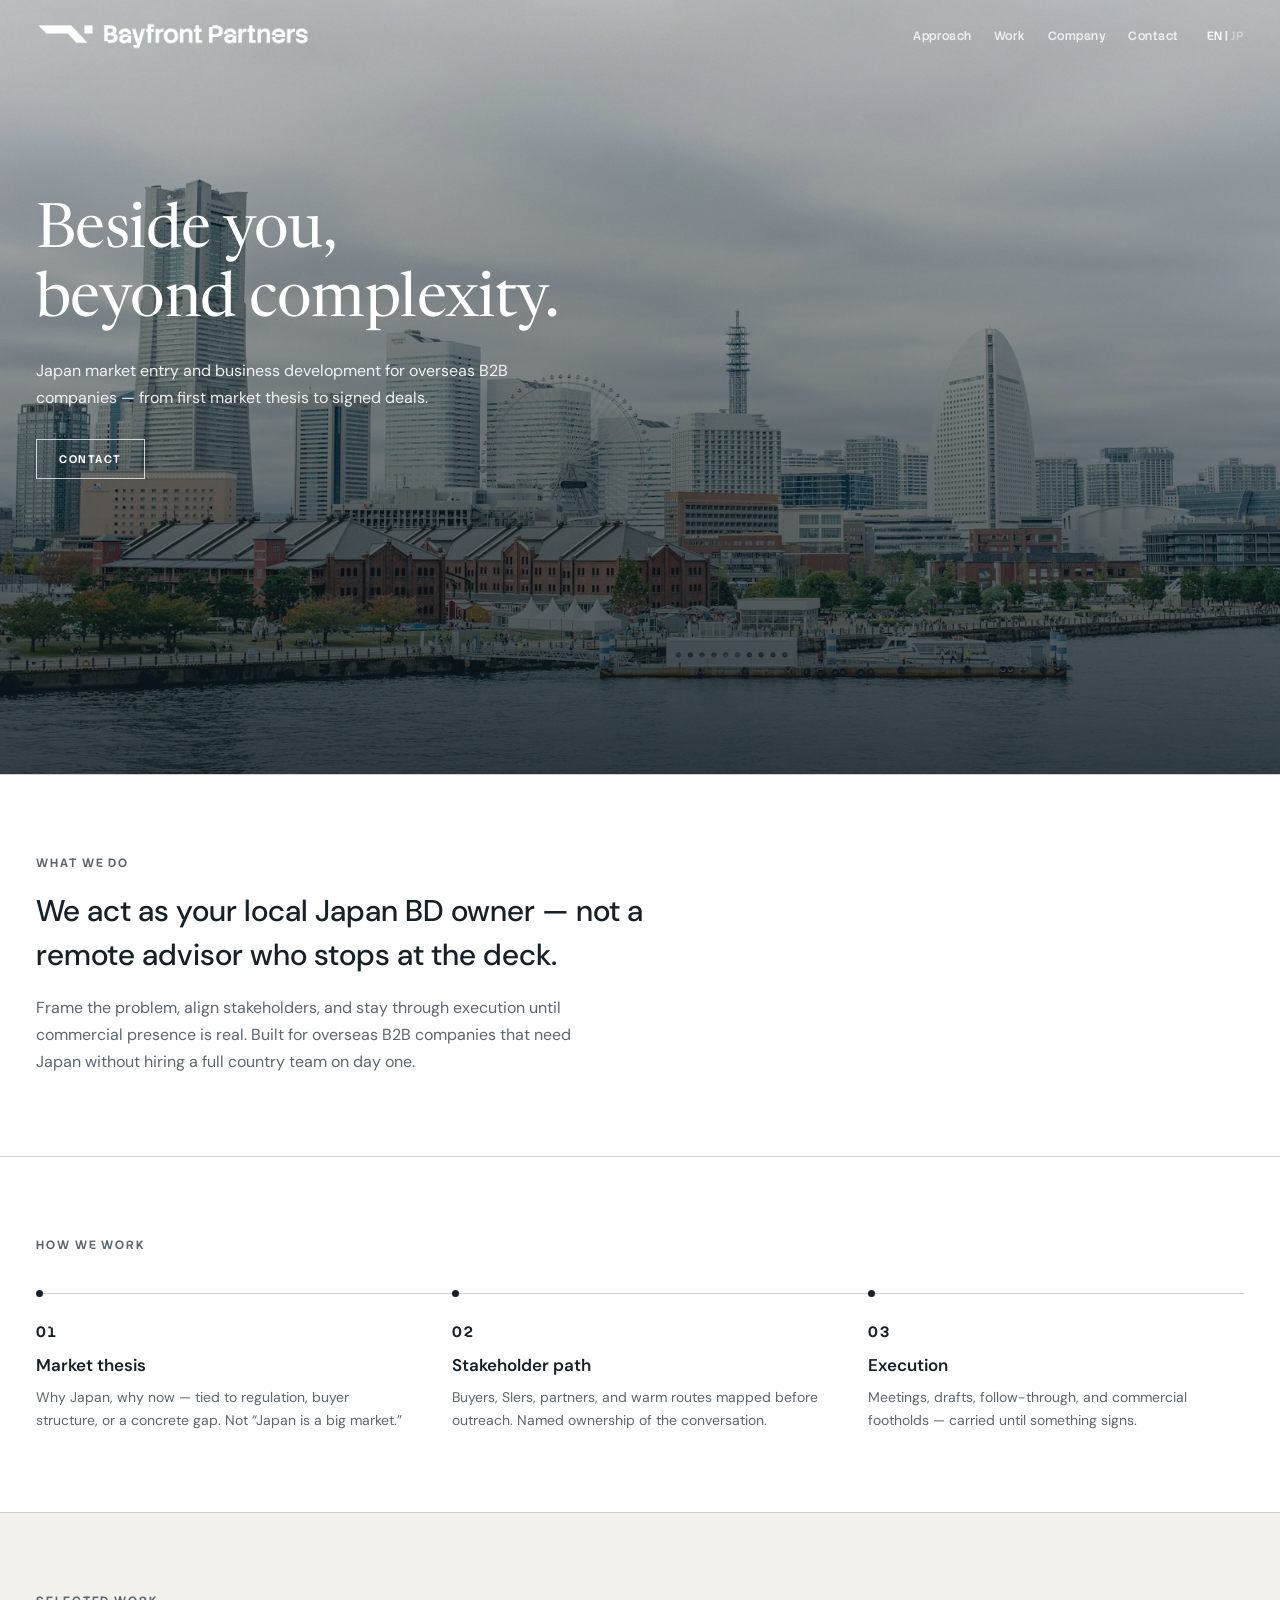
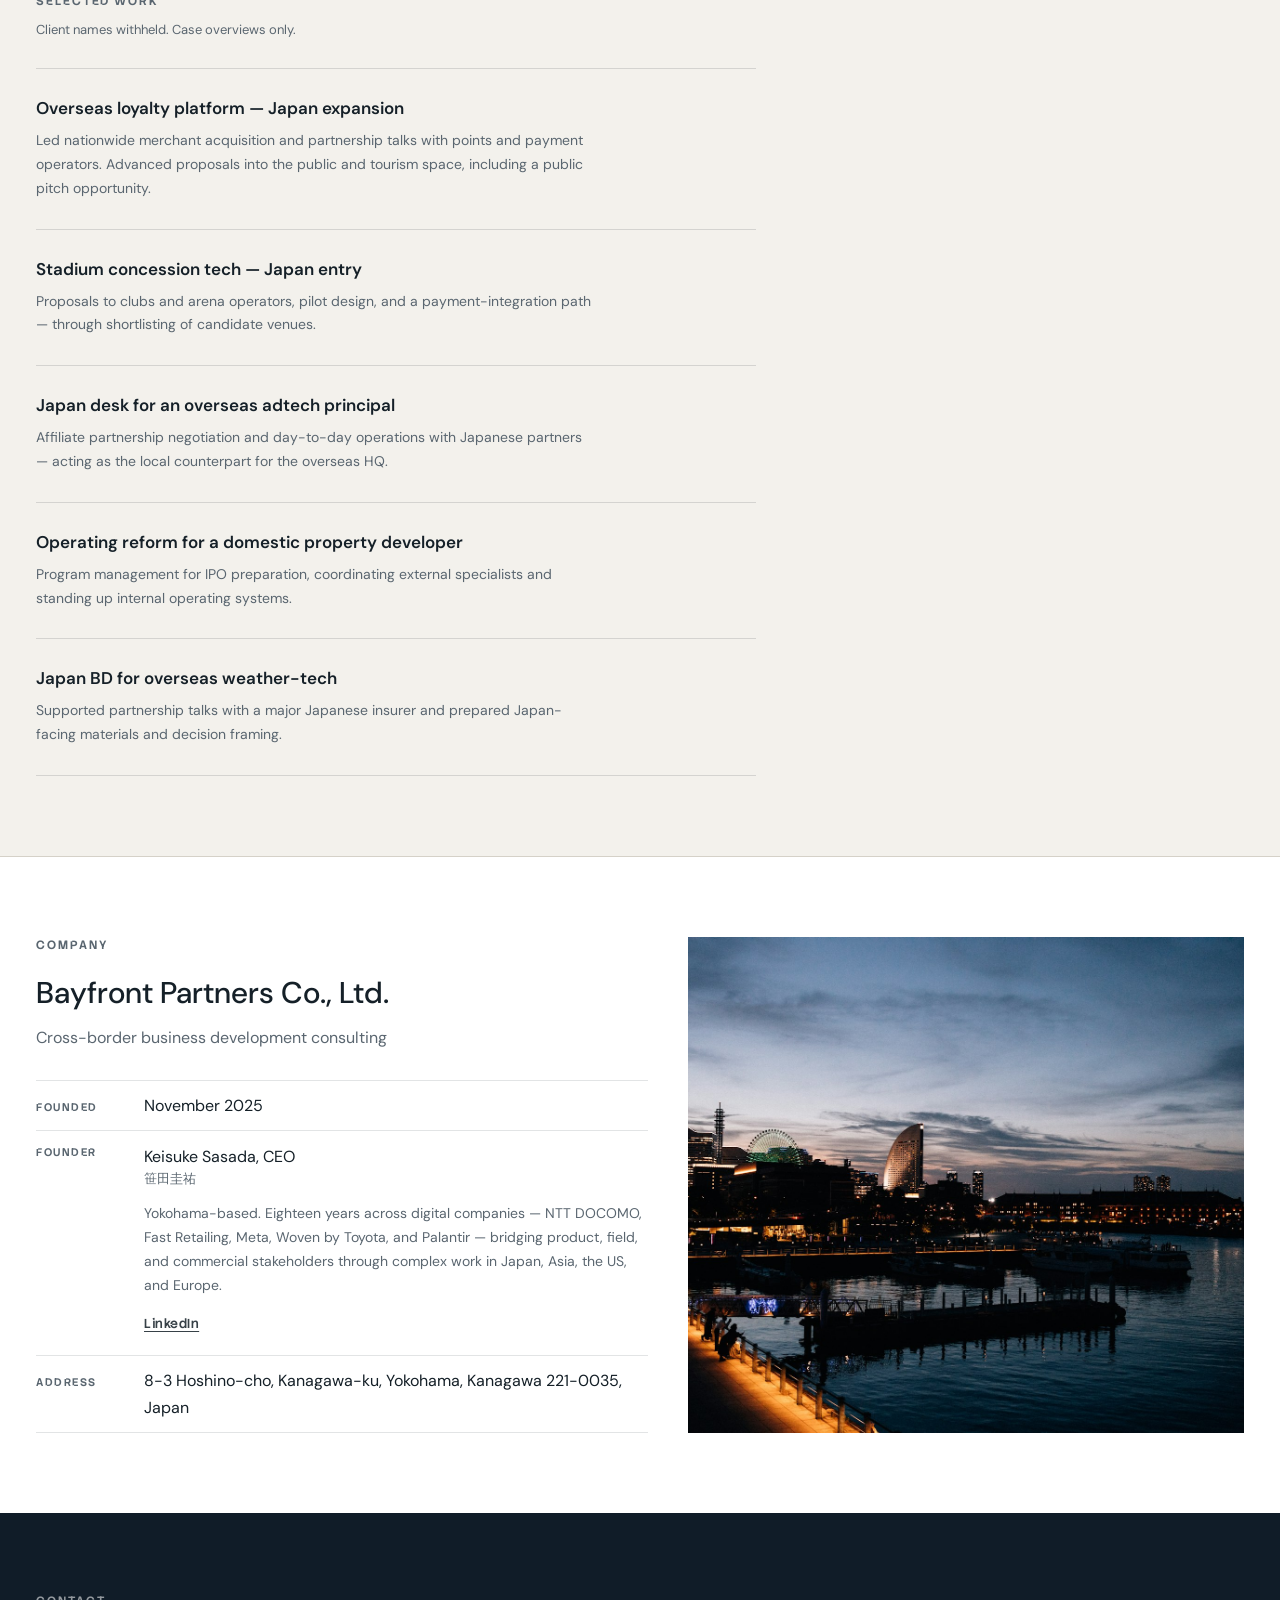
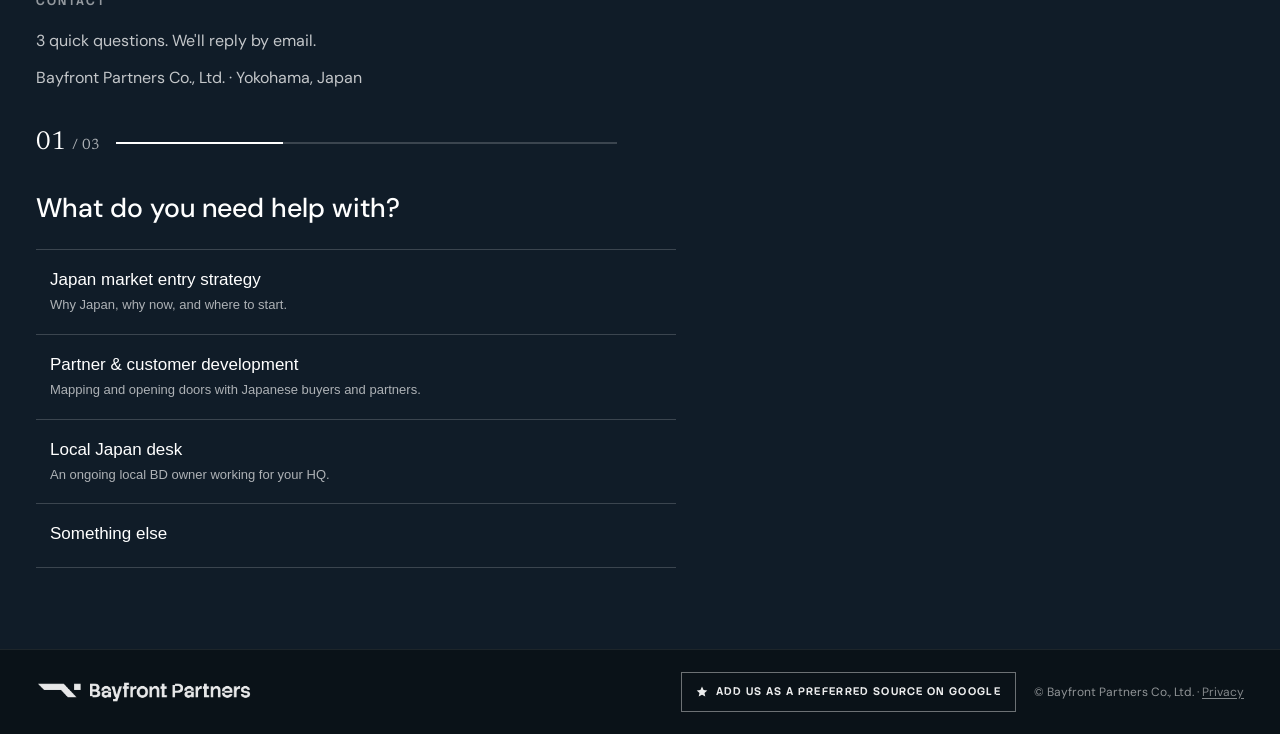
<file: index.html>
<!DOCTYPE html>
<!-- word-break: auto-phrase は Chrome/Edge のみ。必要なら後で BudouX を検討 -->
<html lang="en">
<head>
  <meta charset="utf-8" />
  <meta name="viewport" content="width=device-width, initial-scale=1" />
  <title>Bayfront Partners — Japan Market Entry &amp; Business Development</title>
  <meta name="description" content="Yokohama-based Japan market entry and business development consultancy for overseas B2B companies. Local BD ownership from market thesis to signed deals." />
  <meta name="author" content="Bayfront Partners Co., Ltd." />
  <link rel="canonical" href="https://bayfront-partners.com/" />
  <link rel="alternate" hreflang="en" href="https://bayfront-partners.com/" />
  <link rel="alternate" hreflang="ja" href="https://bayfront-partners.com/ja/" />
  <link rel="alternate" hreflang="x-default" href="https://bayfront-partners.com/" />

  <meta property="og:type" content="website" />
  <meta property="og:site_name" content="Bayfront Partners" />
  <meta property="og:url" content="https://bayfront-partners.com/" />
  <meta property="og:title" content="Bayfront Partners — Japan Market Entry &amp; Business Development" />
  <meta property="og:description" content="Yokohama-based Japan market entry and business development consultancy for overseas B2B companies. Local BD ownership from market thesis to signed deals." />
  <meta property="og:image" content="https://bayfront-partners.com/assets/og-image.jpg" />
  <meta property="og:image:alt" content="Yokohama harbor — Minato Mirai" />
  <meta property="og:locale" content="en_US" />
  <meta property="og:locale:alternate" content="ja_JP" />

  <meta name="twitter:card" content="summary_large_image" />
  <meta name="twitter:title" content="Bayfront Partners — Japan Market Entry &amp; Business Development" />
  <meta name="twitter:description" content="Japan market entry and business development for overseas B2B companies. Yokohama-based." />
  <meta name="twitter:image" content="https://bayfront-partners.com/assets/og-image.jpg" />

  <link rel="icon" href="/favicon.ico" sizes="any" />
  <link rel="icon" href="/favicon.png" type="image/png" sizes="48x48" />
  <link rel="apple-touch-icon" href="/apple-touch-icon.png" sizes="180x180" />

  <link rel="preconnect" href="https://fonts.googleapis.com" />
  <link rel="preconnect" href="https://fonts.gstatic.com" crossorigin />
  <link href="https://fonts.googleapis.com/css2?family=DM+Sans:ital,opsz,wght@0,9..40,400;0,9..40,500;0,9..40,600;1,9..40,400&family=Newsreader:opsz,wght@6..72,400&family=Stack+Sans+Notch:wght@400;500;600;700&display=swap" rel="stylesheet" />
  <link rel="stylesheet" href="/css/styles.css?v=lead2" />
  <script type="application/ld+json">
  {
    "@context": "https://schema.org",
    "@graph": [
      {
        "@type": "Organization",
        "@id": "https://bayfront-partners.com/#organization",
        "name": "Bayfront Partners Co., Ltd.",
        "alternateName": "株式会社Bayfront Partners",
        "url": "https://bayfront-partners.com/",
        "logo": "https://bayfront-partners.com/assets/logos/logo-name-navy.png",
        "foundingDate": "2025-11",
        "description": "Cross-border business development consultancy helping overseas B2B companies with Japan market entry.",
        "address": {
          "@type": "PostalAddress",
          "streetAddress": "8-3 Hoshino-cho, Kanagawa-ku",
          "addressLocality": "Yokohama",
          "addressRegion": "Kanagawa",
          "postalCode": "221-0035",
          "addressCountry": "JP"
        },
        "founder": { "@id": "https://bayfront-partners.com/#keisuke" },
        "employee": { "@id": "https://bayfront-partners.com/#keisuke" }
      },
      {
        "@type": "Person",
        "@id": "https://bayfront-partners.com/#keisuke",
        "name": "Keisuke Sasada",
        "alternateName": "笹田圭祐",
        "jobTitle": "Founder & CEO",
        "worksFor": { "@id": "https://bayfront-partners.com/#organization" },
        "url": "https://bayfront-partners.com/#about",
        "sameAs": ["https://www.linkedin.com/in/keisuke-sasada/"]
      },
      {
        "@type": "Service",
        "@id": "https://bayfront-partners.com/#service",
        "name": "Japan market entry & business development",
        "serviceType": "Japan market entry and business development consulting",
        "provider": { "@id": "https://bayfront-partners.com/#organization" },
        "areaServed": { "@type": "Country", "name": "Japan" },
        "audience": {
          "@type": "BusinessAudience",
          "audienceType": "Overseas B2B companies"
        },
        "url": "https://bayfront-partners.com/#what"
      },
      {
        "@type": "WebSite",
        "@id": "https://bayfront-partners.com/#website",
        "url": "https://bayfront-partners.com/",
        "name": "Bayfront Partners",
        "inLanguage": ["en", "ja"],
        "publisher": { "@id": "https://bayfront-partners.com/#organization" }
      }
    ]
  }
  </script>
</head>
<body>
  <header class="hero">
    <nav class="nav" id="site-nav">
      <div class="brand"><a href="/"><img src="/assets/logos/logo-name-white.png" alt="Bayfront Partners" /></a></div>
      <div class="links" id="nav-links">
        <a href="#what">Approach</a>
        <a href="#work">Work</a>
        <a href="#company">Company</a>
        <a href="#contact">Contact</a>
      </div>
      <div class="nav-end">
        <p class="lang" aria-label="Language">
          <a href="/" hreflang="en" lang="en" class="on" aria-current="page">EN</a>
          <span aria-hidden="true"> | </span>
          <a href="/ja/" hreflang="ja" lang="ja" class="off">JP</a>
        </p>
        <button type="button" class="nav-toggle" id="nav-toggle" aria-expanded="false" aria-controls="nav-links" aria-label="Open menu">
          <span class="nav-toggle-bars" aria-hidden="true">
            <span></span><span></span><span></span>
          </span>
        </button>
      </div>
    </nav>
    <div class="hero-body">
      <h1 id="headline">Beside you,<br>beyond complexity.</h1>
      <p>Japan market entry and business development for overseas B2B companies — from first market thesis to signed deals.</p>
      <a class="cta" href="#contact">Contact</a>
    </div>
  </header>

  <main>
    <section id="what">
      <h2 class="kicker">What we do</h2>
      <p class="lead">We act as your local Japan BD owner — not a remote advisor who stops at the deck.</p>
      <p class="copy">Frame the problem, align stakeholders, and stay through execution until commercial presence is real. Built for overseas B2B companies that need Japan without hiring a full country team on day one.</p>
    </section>

    <section id="approach">
      <h2 class="kicker">How we work</h2>
      <div class="how">
        <article>
          <em>01</em>
          <strong>Market thesis</strong>
          <p>Why Japan, why now — tied to regulation, buyer structure, or a concrete gap. Not “Japan is a big market.”</p>
        </article>
        <article>
          <em>02</em>
          <strong>Stakeholder path</strong>
          <p>Buyers, SIers, partners, and warm routes mapped before outreach. Named ownership of the conversation.</p>
        </article>
        <article>
          <em>03</em>
          <strong>Execution</strong>
          <p>Meetings, drafts, follow-through, and commercial footholds — carried until something signs.</p>
        </article>
      </div>
    </section>

    <section id="work">
      <h2 class="kicker">Selected work</h2>
      <p class="anno">Client names withheld. Case overviews only.</p>
      <div class="proof">
        <article>
          <strong>Overseas loyalty platform — Japan expansion</strong>
          <span>Led nationwide merchant acquisition and partnership talks with points and payment operators. Advanced proposals into the public and tourism space, including a public pitch opportunity.</span>
        </article>
        <article>
          <strong>Stadium concession tech — Japan entry</strong>
          <span>Proposals to clubs and arena operators, pilot design, and a payment-integration path — through shortlisting of candidate venues.</span>
        </article>
        <article>
          <strong>Japan desk for an overseas adtech principal</strong>
          <span>Affiliate partnership negotiation and day-to-day operations with Japanese partners — acting as the local counterpart for the overseas HQ.</span>
        </article>
        <article>
          <strong>Operating reform for a domestic property developer</strong>
          <span>Program management for IPO preparation, coordinating external specialists and standing up internal operating systems.</span>
        </article>
        <article>
          <strong>Japan BD for overseas weather-tech</strong>
          <span>Supported partnership talks with a major Japanese insurer and prepared Japan-facing materials and decision framing.</span>
        </article>
      </div>
    </section>

    <section id="company" class="company">
      <div class="company-layout">
        <div>
          <h2 class="kicker">Company</h2>
          <p class="lead co-name">Bayfront Partners Co., Ltd.</p>
          <p class="copy co-biz">Cross-border business development consulting</p>
          <dl class="co-facts">
            <div>
              <dt>Founded</dt>
              <dd>November 2025</dd>
            </div>
            <div class="co-founder" id="about">
              <dt>Founder</dt>
              <dd>
                <div class="co-founder-name">Keisuke Sasada, CEO</div>
                <div class="name-jp">笹田圭祐</div>
                <p class="co-founder-bio">Yokohama-based. Eighteen years across digital companies — NTT DOCOMO, Fast Retailing, Meta, Woven by Toyota, and Palantir — bridging product, field, and commercial stakeholders through complex work in Japan, Asia, the US, and Europe.</p>
                <p class="founder-links">
                  <a class="text-link" href="https://www.linkedin.com/in/keisuke-sasada/" target="_blank" rel="noopener noreferrer">LinkedIn</a>
                </p>
              </dd>
            </div>
            <div>
              <dt>Address</dt>
              <dd>8-3 Hoshino-cho, Kanagawa-ku, Yokohama, Kanagawa 221-0035, Japan</dd>
            </div>
          </dl>
        </div>
        <figure class="company-photo">
          <img src="/assets/photos/photo-yokohama-dusk.jpg" alt="Yokohama harbor at dusk — Minato Mirai" />
        </figure>
      </div>
    </section>

    <section class="contact" id="contact">
      <h2 class="kicker">Contact</h2>
      <p class="copy" id="lead-intro">3 quick questions. We'll reply by email.</p>
      <p class="copy">Bayfront Partners Co., Ltd. · Yokohama, Japan</p>
      <div class="lead-form" id="lead-form">
        <div class="progress">
          <span class="count">01 <small>/ 03</small></span>
          <span class="bar" aria-hidden="true"><i></i></span>
          <button type="button" class="back" hidden disabled>Back</button>
        </div>
        <div id="lead-panel" aria-live="polite"></div>
        <noscript>
          <p class="note">This form needs JavaScript. You can also reach Keisuke on <a href="https://www.linkedin.com/in/keisuke-sasada/" target="_blank" rel="noopener noreferrer">LinkedIn</a>.</p>
        </noscript>
        <!-- honeypot: leave empty -->
        <input type="checkbox" name="botcheck" class="hp" tabindex="-1" autocomplete="off" aria-hidden="true" />
      </div>
    </section>
  </main>

  <footer>
    <img src="/assets/logos/logo-name-white.png" alt="Bayfront Partners" />
    <div class="foot-right">
      <a class="pref" href="https://www.google.com/preferences/source?q=bayfront-partners.com" target="_blank" rel="noopener">
        <svg viewBox="0 0 12 12" aria-hidden="true"><path fill="currentColor" d="M6 .6l1.6 3.4 3.7.4-2.8 2.5.8 3.7L6 8.7 2.7 10.6l.8-3.7L.7 4.4l3.7-.4z"/></svg>
        <span>Add us as a preferred source on Google</span>
      </a>
      <span>© Bayfront Partners Co., Ltd. · <a href="/privacy/">Privacy</a></span>
    </div>
  </footer>

  <script src="/js/form-config.js?v=lead1"></script>
  <script src="/js/lead-form-config.js?v=ga1"></script>
  <script src="/js/main.js?v=lead1"></script>
  <script src="/js/lead-form.js?v=lead1"></script>
</body>
</html>
</file>
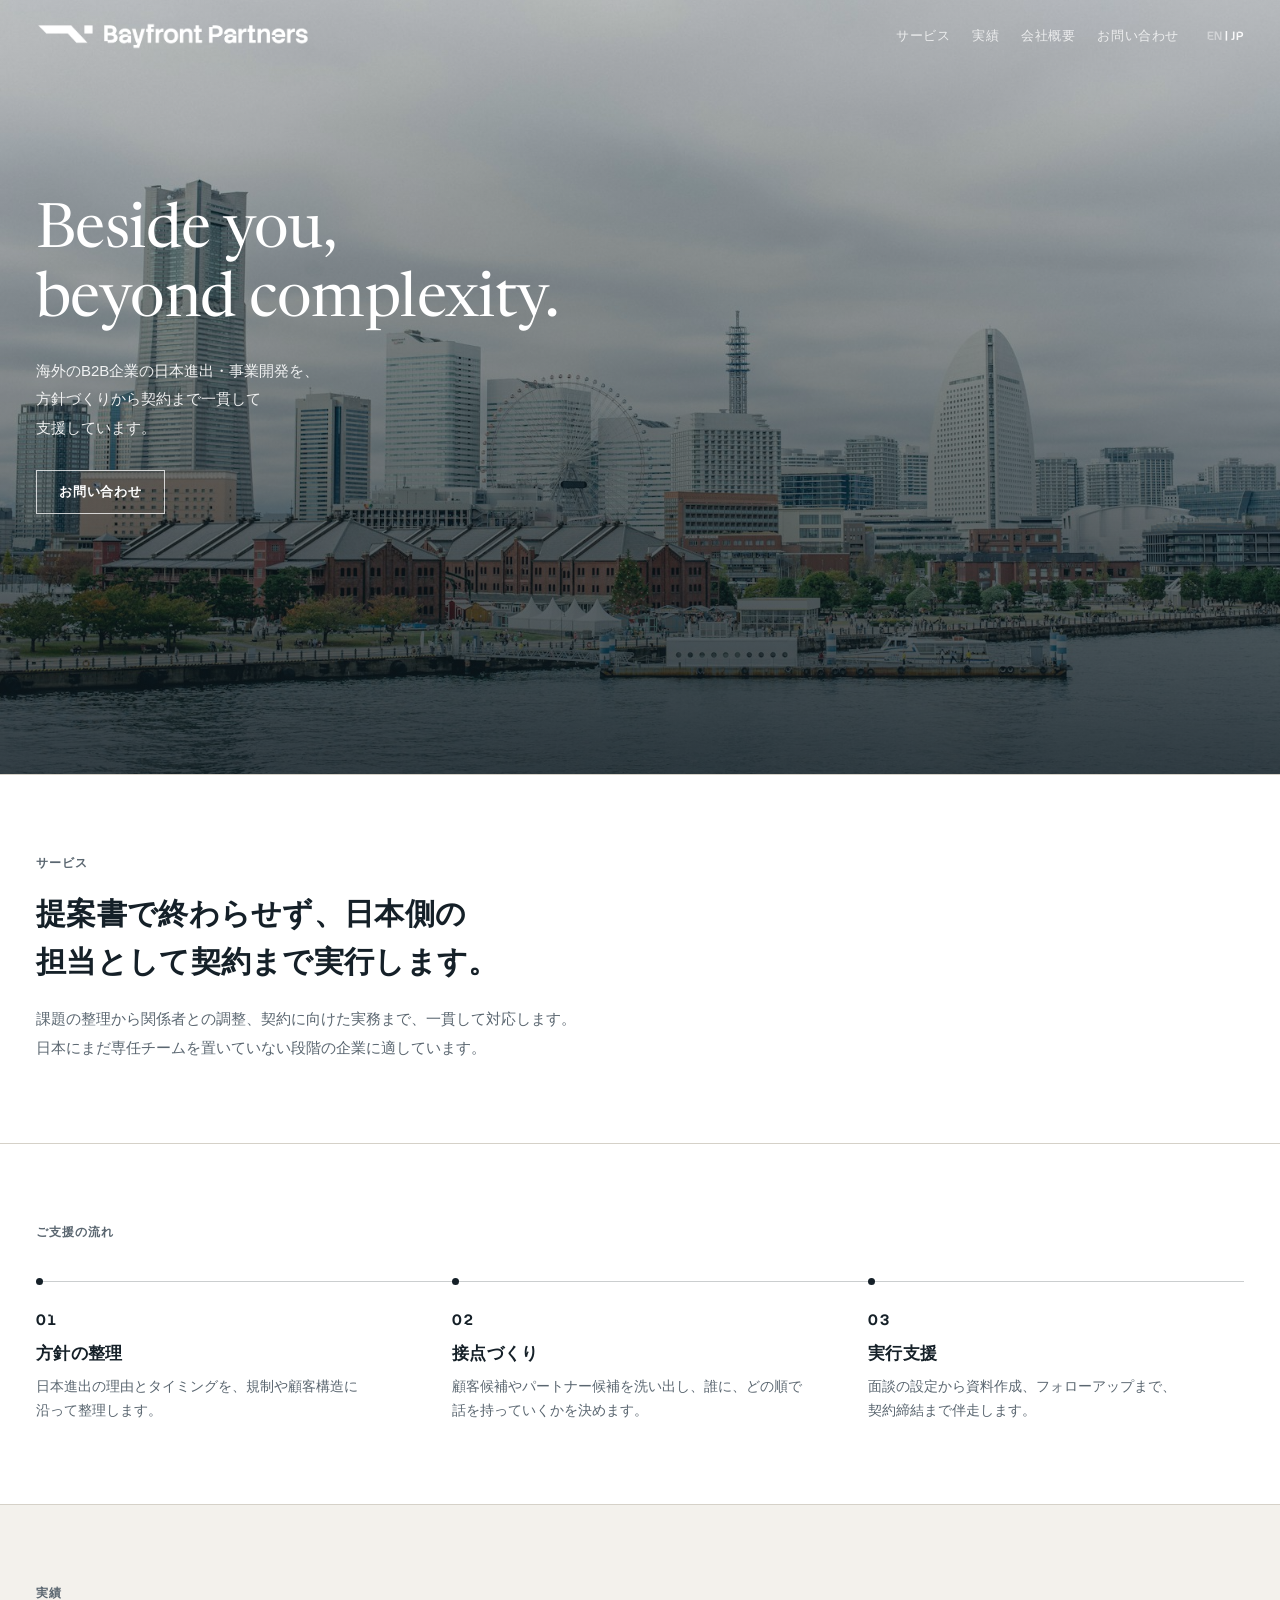
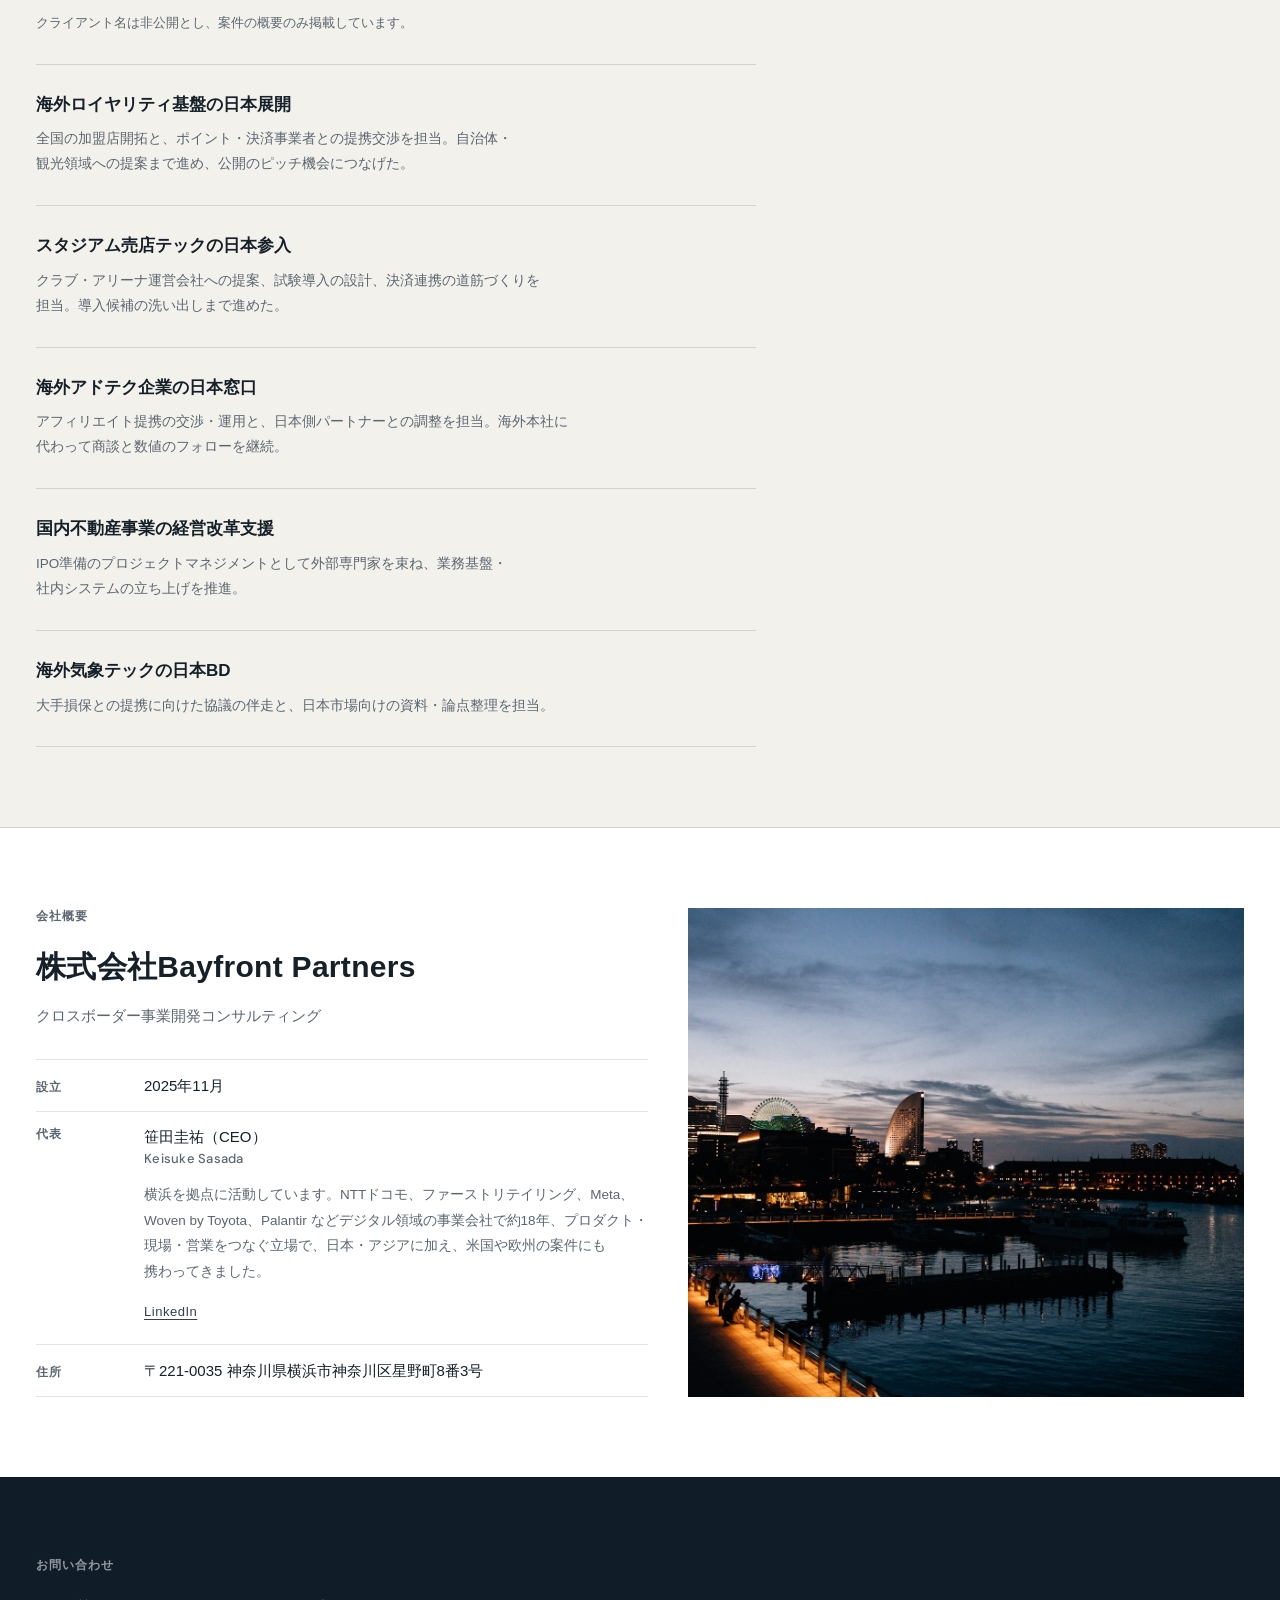
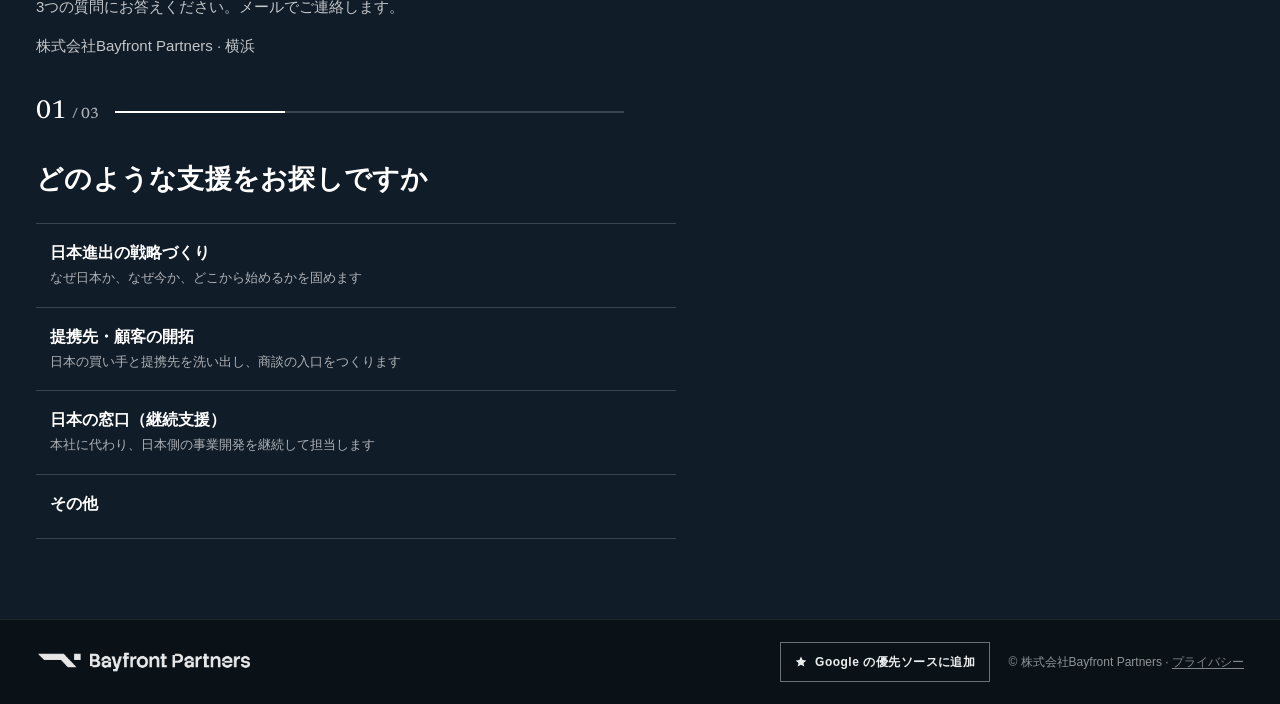
<file: ja/index.html>
<!DOCTYPE html>
<!-- word-break: auto-phrase は Chrome/Edge のみ。必要なら後で BudouX を検討 -->
<html lang="ja">
<head>
  <meta charset="utf-8" />
  <meta name="viewport" content="width=device-width, initial-scale=1" />
  <title>株式会社Bayfront Partners — 日本進出・事業開発コンサルティング</title>
  <meta name="description" content="株式会社Bayfront Partners（Bayfront Partners Co., Ltd.）は横浜拠点のクロスボーダー事業開発コンサルタンシー。海外B2B企業の日本進出・事業開発を、方針づくりから契約まで支援します。" />
  <meta name="author" content="株式会社Bayfront Partners" />
  <link rel="canonical" href="https://bayfront-partners.com/ja/" />
  <link rel="alternate" hreflang="en" href="https://bayfront-partners.com/" />
  <link rel="alternate" hreflang="ja" href="https://bayfront-partners.com/ja/" />
  <link rel="alternate" hreflang="x-default" href="https://bayfront-partners.com/" />

  <meta property="og:type" content="website" />
  <meta property="og:site_name" content="Bayfront Partners" />
  <meta property="og:url" content="https://bayfront-partners.com/ja/" />
  <meta property="og:title" content="株式会社Bayfront Partners — 日本進出・事業開発コンサルティング" />
  <meta property="og:description" content="横浜拠点のクロスボーダー事業開発コンサルタンシー。海外B2B企業の日本進出・事業開発を、方針づくりから契約まで支援します。" />
  <meta property="og:image" content="https://bayfront-partners.com/assets/og-image.jpg" />
  <meta property="og:image:alt" content="横浜港・みなとみらいの夕景" />
  <meta property="og:locale" content="ja_JP" />
  <meta property="og:locale:alternate" content="en_US" />

  <meta name="twitter:card" content="summary_large_image" />
  <meta name="twitter:title" content="株式会社Bayfront Partners — 日本進出・事業開発コンサルティング" />
  <meta name="twitter:description" content="横浜拠点。海外B2B企業の日本進出・事業開発を支援します。" />
  <meta name="twitter:image" content="https://bayfront-partners.com/assets/og-image.jpg" />

  <link rel="icon" href="/favicon.ico" sizes="any" />
  <link rel="icon" href="/favicon.png" type="image/png" sizes="48x48" />
  <link rel="apple-touch-icon" href="/apple-touch-icon.png" sizes="180x180" />

  <link rel="preconnect" href="https://fonts.googleapis.com" />
  <link rel="preconnect" href="https://fonts.gstatic.com" crossorigin />
  <link href="https://fonts.googleapis.com/css2?family=DM+Sans:ital,opsz,wght@0,9..40,400;0,9..40,500;0,9..40,600;1,9..40,400&family=Newsreader:opsz,wght@6..72,400&family=Stack+Sans+Notch:wght@400;500;600;700&display=swap" rel="stylesheet" />
  <link rel="stylesheet" href="/css/styles.css?v=lead2" />
  <script type="application/ld+json">
  {
    "@context": "https://schema.org",
    "@graph": [
      {
        "@type": "Organization",
        "@id": "https://bayfront-partners.com/#organization",
        "name": "株式会社Bayfront Partners",
        "alternateName": "Bayfront Partners Co., Ltd.",
        "url": "https://bayfront-partners.com/",
        "logo": "https://bayfront-partners.com/assets/logos/logo-name-navy.png",
        "foundingDate": "2025-11",
        "description": "海外B2B企業の日本進出・事業開発を支援する、横浜拠点のクロスボーダー事業開発コンサルタンシー。",
        "address": {
          "@type": "PostalAddress",
          "streetAddress": "神奈川区星野町8番3号",
          "addressLocality": "横浜市",
          "addressRegion": "神奈川県",
          "postalCode": "221-0035",
          "addressCountry": "JP"
        },
        "founder": { "@id": "https://bayfront-partners.com/#keisuke" },
        "employee": { "@id": "https://bayfront-partners.com/#keisuke" }
      },
      {
        "@type": "Person",
        "@id": "https://bayfront-partners.com/#keisuke",
        "name": "笹田圭祐",
        "alternateName": "Keisuke Sasada",
        "jobTitle": "代表取締役 CEO",
        "worksFor": { "@id": "https://bayfront-partners.com/#organization" },
        "url": "https://bayfront-partners.com/ja/#about",
        "sameAs": ["https://www.linkedin.com/in/keisuke-sasada/"]
      },
      {
        "@type": "Service",
        "@id": "https://bayfront-partners.com/#service",
        "name": "日本進出・事業開発コンサルティング",
        "serviceType": "日本進出支援および事業開発コンサルティング",
        "provider": { "@id": "https://bayfront-partners.com/#organization" },
        "areaServed": { "@type": "Country", "name": "Japan" },
        "audience": {
          "@type": "BusinessAudience",
          "audienceType": "海外のB2B企業"
        },
        "url": "https://bayfront-partners.com/ja/#what"
      },
      {
        "@type": "WebSite",
        "@id": "https://bayfront-partners.com/#website",
        "url": "https://bayfront-partners.com/",
        "name": "Bayfront Partners",
        "inLanguage": ["en", "ja"],
        "publisher": { "@id": "https://bayfront-partners.com/#organization" }
      }
    ]
  }
  </script>
</head>
<body>
  <header class="hero">
    <nav class="nav" id="site-nav">
      <div class="brand"><a href="/ja/"><img src="/assets/logos/logo-name-white.png" alt="Bayfront Partners" /></a></div>
      <div class="links" id="nav-links">
        <a href="#what">サービス</a>
        <a href="#work">実績</a>
        <a href="#company">会社概要</a>
        <a href="#contact">お問い合わせ</a>
      </div>
      <div class="nav-end">
        <p class="lang" aria-label="言語">
          <a href="/" hreflang="en" lang="en" class="off">EN</a>
          <span aria-hidden="true"> | </span>
          <a href="/ja/" hreflang="ja" lang="ja" class="on" aria-current="page">JP</a>
        </p>
        <button type="button" class="nav-toggle" id="nav-toggle" aria-expanded="false" aria-controls="nav-links" aria-label="メニューを開く">
          <span class="nav-toggle-bars" aria-hidden="true">
            <span></span><span></span><span></span>
          </span>
        </button>
      </div>
    </nav>
    <div class="hero-body">
      <h1 id="headline">Beside you,<br>beyond complexity.</h1>
      <p>海外のB2B企業の日本進出・事業開発を、​方針づくりから契約まで一貫して支援しています。</p>
      <a class="cta" href="#contact">お問い合わせ</a>
    </div>
  </header>

  <main>
    <section id="what">
      <h2 class="kicker">サービス</h2>
      <p class="lead">提案書で終わらせず、日本側の担当として契約まで実行します。</p>
      <p class="copy">課題の整理から関係者との調整、契約に向けた実務まで、一貫して対応します。日本にまだ専任チームを置いていない段階の企業に適しています。</p>
    </section>

    <section id="approach">
      <h2 class="kicker">ご支援の流れ</h2>
      <div class="how">
        <article>
          <em>01</em>
          <strong>方針の整理</strong>
          <p>日本進出の理由とタイミングを、規制や顧客構造に沿って整理します。</p>
        </article>
        <article>
          <em>02</em>
          <strong>接点づくり</strong>
          <p>顧客候補やパートナー候補を洗い出し、誰に、どの順で話を持っていくかを決めます。</p>
        </article>
        <article>
          <em>03</em>
          <strong>実行支援</strong>
          <p>面談の設定から資料作成、フォローアップまで、契約締結まで伴走します。</p>
        </article>
      </div>
    </section>

    <section id="work">
      <h2 class="kicker">実績</h2>
      <p class="anno">クライアント名は非公開とし、案件の概要のみ掲載しています。</p>
      <div class="proof">
        <article>
          <strong>海外ロイヤリティ基盤の日本展開</strong>
          <span>全国の加盟店開拓と、ポイント・決済事業者との提携交渉を担当。自治体・観光領域への提案まで進め、公開のピッチ機会につなげた。</span>
        </article>
        <article>
          <strong>スタジアム売店テックの日本参入</strong>
          <span>クラブ・アリーナ運営会社への提案、試験導入の設計、決済連携の道筋づくりを担当。導入候補の洗い出しまで進めた。</span>
        </article>
        <article>
          <strong>海外アドテク企業の日本窓口</strong>
          <span>アフィリエイト提携の交渉・運用と、日本側パートナーとの調整を担当。海外本社に代わって商談と数値のフォローを継続。</span>
        </article>
        <article>
          <strong>国内不動産事業の経営改革支援</strong>
          <span>IPO準備のプロジェクトマネジメントとして外部専門家を束ね、業務基盤・社内システムの立ち上げを推進。</span>
        </article>
        <article>
          <strong>海外気象テックの日本BD</strong>
          <span>大手損保との提携に向けた協議の伴走と、日本市場向けの資料・論点整理を担当。</span>
        </article>
      </div>
    </section>

    <section id="company" class="company">
      <div class="company-layout">
        <div>
          <h2 class="kicker">会社概要</h2>
          <p class="lead co-name">株式会社Bayfront Partners</p>
          <p class="copy co-biz">クロスボーダー事業開発コンサルティング</p>
          <dl class="co-facts">
            <div>
              <dt>設立</dt>
              <dd>2025年11月</dd>
            </div>
            <div class="co-founder" id="about">
              <dt>代表</dt>
              <dd>
                <div class="co-founder-name">笹田圭祐（CEO）</div>
                <div class="name-jp">Keisuke Sasada</div>
                <p class="co-founder-bio">横浜を拠点に活動しています。NTTドコモ、ファーストリテイリング、Meta、Woven by Toyota、Palantir などデジタル領域の事業会社で約⁠18年、プロダクト・現場・営業をつなぐ立場で、日本・アジアに加え、米国や欧州の案件にも携わってきました。</p>
                <p class="founder-links">
                  <a class="text-link" href="https://www.linkedin.com/in/keisuke-sasada/" target="_blank" rel="noopener noreferrer">LinkedIn</a>
                </p>
              </dd>
            </div>
            <div>
              <dt>住所</dt>
              <dd>〒221-0035 神奈川県横浜市神奈川区星野町8番3号</dd>
            </div>
          </dl>
        </div>
        <figure class="company-photo">
          <img src="/assets/photos/photo-yokohama-dusk.jpg" alt="横浜港の夕景 — みなとみらい" />
        </figure>
      </div>
    </section>

    <section class="contact" id="contact">
      <h2 class="kicker">お問い合わせ</h2>
      <p class="copy" id="lead-intro">3つの質問にお答えください。メールでご連絡します。</p>
      <p class="copy">株式会社Bayfront Partners · 横浜</p>
      <div class="lead-form" id="lead-form">
        <div class="progress">
          <span class="count">01 <small>/ 03</small></span>
          <span class="bar" aria-hidden="true"><i></i></span>
          <button type="button" class="back" hidden disabled>戻る</button>
        </div>
        <div id="lead-panel" aria-live="polite"></div>
        <noscript>
          <p class="note">このフォームは JavaScript を使います。<a href="https://www.linkedin.com/in/keisuke-sasada/" target="_blank" rel="noopener noreferrer">LinkedIn</a> からもご連絡いただけます。</p>
        </noscript>
        <!-- honeypot: leave empty -->
        <input type="checkbox" name="botcheck" class="hp" tabindex="-1" autocomplete="off" aria-hidden="true" />
      </div>
    </section>
  </main>

  <footer>
    <img src="/assets/logos/logo-name-white.png" alt="Bayfront Partners" />
    <div class="foot-right">
      <a class="pref" href="https://www.google.com/preferences/source?q=bayfront-partners.com" target="_blank" rel="noopener">
        <svg viewBox="0 0 12 12" aria-hidden="true"><path fill="currentColor" d="M6 .6l1.6 3.4 3.7.4-2.8 2.5.8 3.7L6 8.7 2.7 10.6l.8-3.7L.7 4.4l3.7-.4z"/></svg>
        <span>Google の優先ソースに追加</span>
      </a>
      <span>© 株式会社Bayfront Partners · <a href="/ja/privacy/">プライバシー</a></span>
    </div>
  </footer>

  <script src="/js/form-config.js?v=lead1"></script>
  <script src="/js/lead-form-config.js?v=ga1"></script>
  <script src="/js/main.js?v=lead1"></script>
  <script src="/js/lead-form.js?v=lead1"></script>
</body>
</html>
</file>
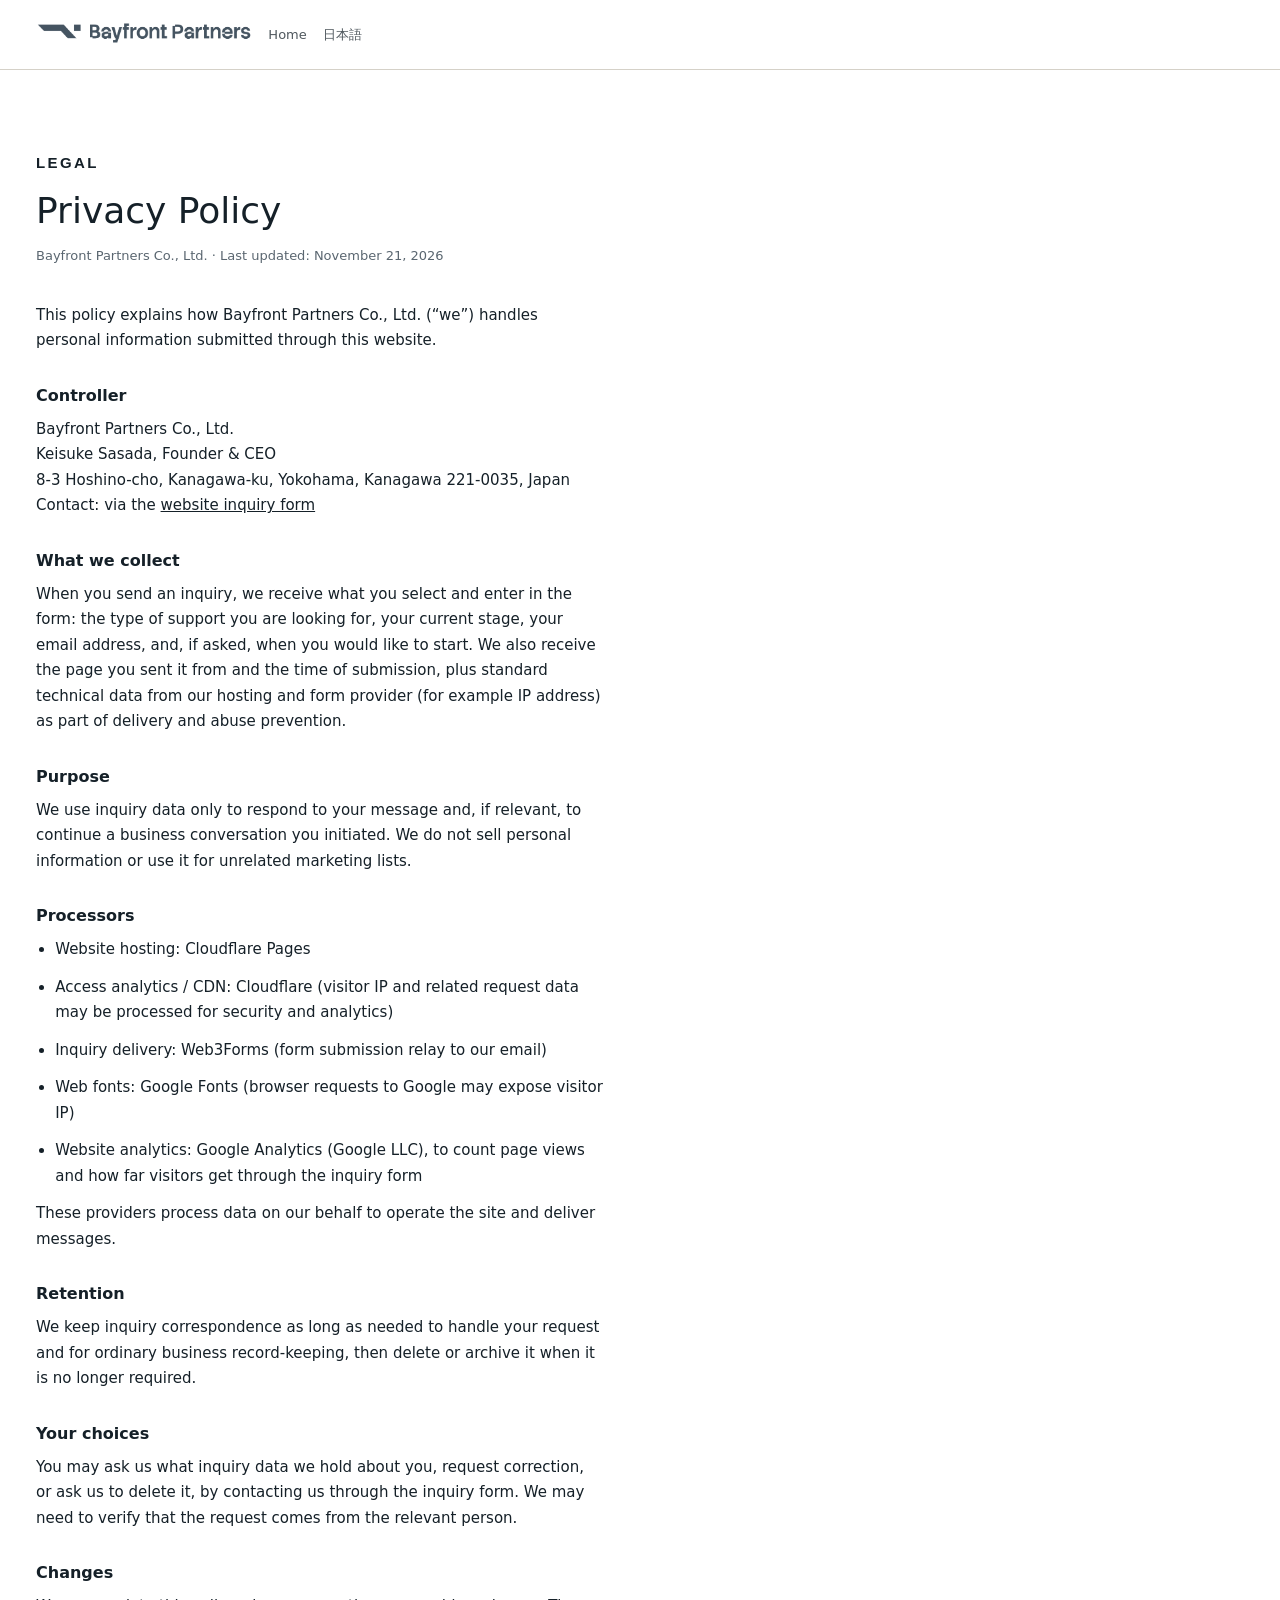
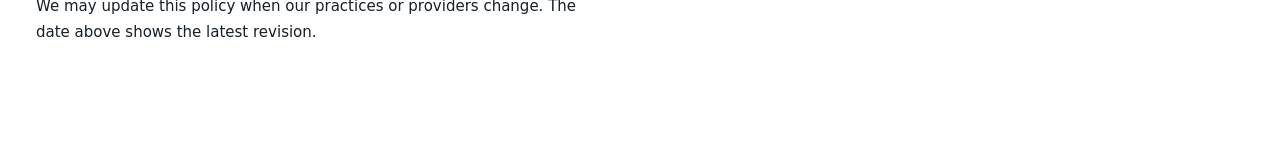
<file: privacy/index.html>
<!DOCTYPE html>
<html lang="en">
<head>
  <meta charset="utf-8" />
  <meta name="viewport" content="width=device-width, initial-scale=1" />
  <title>Privacy Policy — Bayfront Partners</title>
  <meta name="description" content="Privacy Policy for Bayfront Partners Co., Ltd. How we handle inquiry form data." />
  <meta name="author" content="Bayfront Partners Co., Ltd." />
  <link rel="canonical" href="https://bayfront-partners.com/privacy/" />
  <link rel="alternate" hreflang="en" href="https://bayfront-partners.com/privacy/" />
  <link rel="alternate" hreflang="ja" href="https://bayfront-partners.com/ja/privacy/" />
  <link rel="alternate" hreflang="x-default" href="https://bayfront-partners.com/privacy/" />
  <meta name="robots" content="index,follow" />
  <link rel="icon" href="/favicon.ico" sizes="any" />
  <link rel="icon" href="/favicon.png" type="image/png" sizes="48x48" />
  <link rel="stylesheet" href="/css/styles.css?v=lead1" />
  <style>
    .legal {
      max-width: 40rem;
      padding: 80px max(var(--page-pad), env(safe-area-inset-left, 0px)) 96px;
    }
    .legal h1 {
      margin: 0 0 12px;
      font-size: clamp(28px, 4vw, 36px);
      font-weight: 500;
      line-height: 1.25;
    }
    .legal .meta {
      margin: 0 0 36px;
      font-size: 13px;
      color: var(--muted);
    }
    .legal h2 {
      margin: 32px 0 12px;
      font-size: 16px;
      font-weight: 600;
    }
    .legal p, .legal li {
      margin: 0 0 12px;
      font-size: 15px;
      line-height: 1.7;
      color: var(--ink);
    }
    .legal ul { margin: 0 0 12px; padding-left: 1.2em; }
    .legal a { color: var(--ink); }
    .legal-nav {
      display: flex;
      gap: 16px;
      align-items: center;
      padding: 22px max(var(--page-pad), env(safe-area-inset-left, 0px));
      border-bottom: 1px solid var(--line);
    }
    .legal-nav img { height: 22px; width: auto; }
    .legal-nav a { color: var(--ink); text-decoration: none; font-size: 13px; opacity: 0.75; }
    .legal-nav a:hover { opacity: 1; }
  </style>
</head>
<body>
  <div class="legal-nav">
    <a href="/"><img src="/assets/logos/logo-name-navy.png" alt="Bayfront Partners" /></a>
    <a href="/">Home</a>
    <a href="/ja/privacy/" hreflang="ja" lang="ja">日本語</a>
  </div>
  <main class="legal">
    <p class="kicker">Legal</p>
    <h1>Privacy Policy</h1>
    <p class="meta">Bayfront Partners Co., Ltd. · Last updated: November 21, 2026</p>

    <p>This policy explains how Bayfront Partners Co., Ltd. (“we”) handles personal information submitted through this website.</p>

    <h2>Controller</h2>
    <p>Bayfront Partners Co., Ltd.<br />Keisuke Sasada, Founder &amp; CEO<br />8-3 Hoshino-cho, Kanagawa-ku, Yokohama, Kanagawa 221-0035, Japan<br />Contact: via the <a href="/#contact">website inquiry form</a></p>

    <h2>What we collect</h2>
    <p>When you send an inquiry, we receive what you select and enter in the form: the type of support you are looking for, your current stage, your email address, and, if asked, when you would like to start. We also receive the page you sent it from and the time of submission, plus standard technical data from our hosting and form provider (for example IP address) as part of delivery and abuse prevention.</p>

    <h2>Purpose</h2>
    <p>We use inquiry data only to respond to your message and, if relevant, to continue a business conversation you initiated. We do not sell personal information or use it for unrelated marketing lists.</p>

    <h2>Processors</h2>
    <ul>
      <li>Website hosting: Cloudflare Pages</li>
      <li>Access analytics / CDN: Cloudflare (visitor IP and related request data may be processed for security and analytics)</li>
      <li>Inquiry delivery: Web3Forms (form submission relay to our email)</li>
      <li>Web fonts: Google Fonts (browser requests to Google may expose visitor IP)</li>
      <li>Website analytics: Google Analytics (Google LLC), to count page views and how far visitors get through the inquiry form</li>
    </ul>
    <p>These providers process data on our behalf to operate the site and deliver messages.</p>

    <h2>Retention</h2>
    <p>We keep inquiry correspondence as long as needed to handle your request and for ordinary business record-keeping, then delete or archive it when it is no longer required.</p>

    <h2>Your choices</h2>
    <p>You may ask us what inquiry data we hold about you, request correction, or ask us to delete it, by contacting us through the inquiry form. We may need to verify that the request comes from the relevant person.</p>

    <h2>Changes</h2>
    <p>We may update this policy when our practices or providers change. The date above shows the latest revision.</p>
  </main>
</body>
</html>
</file>
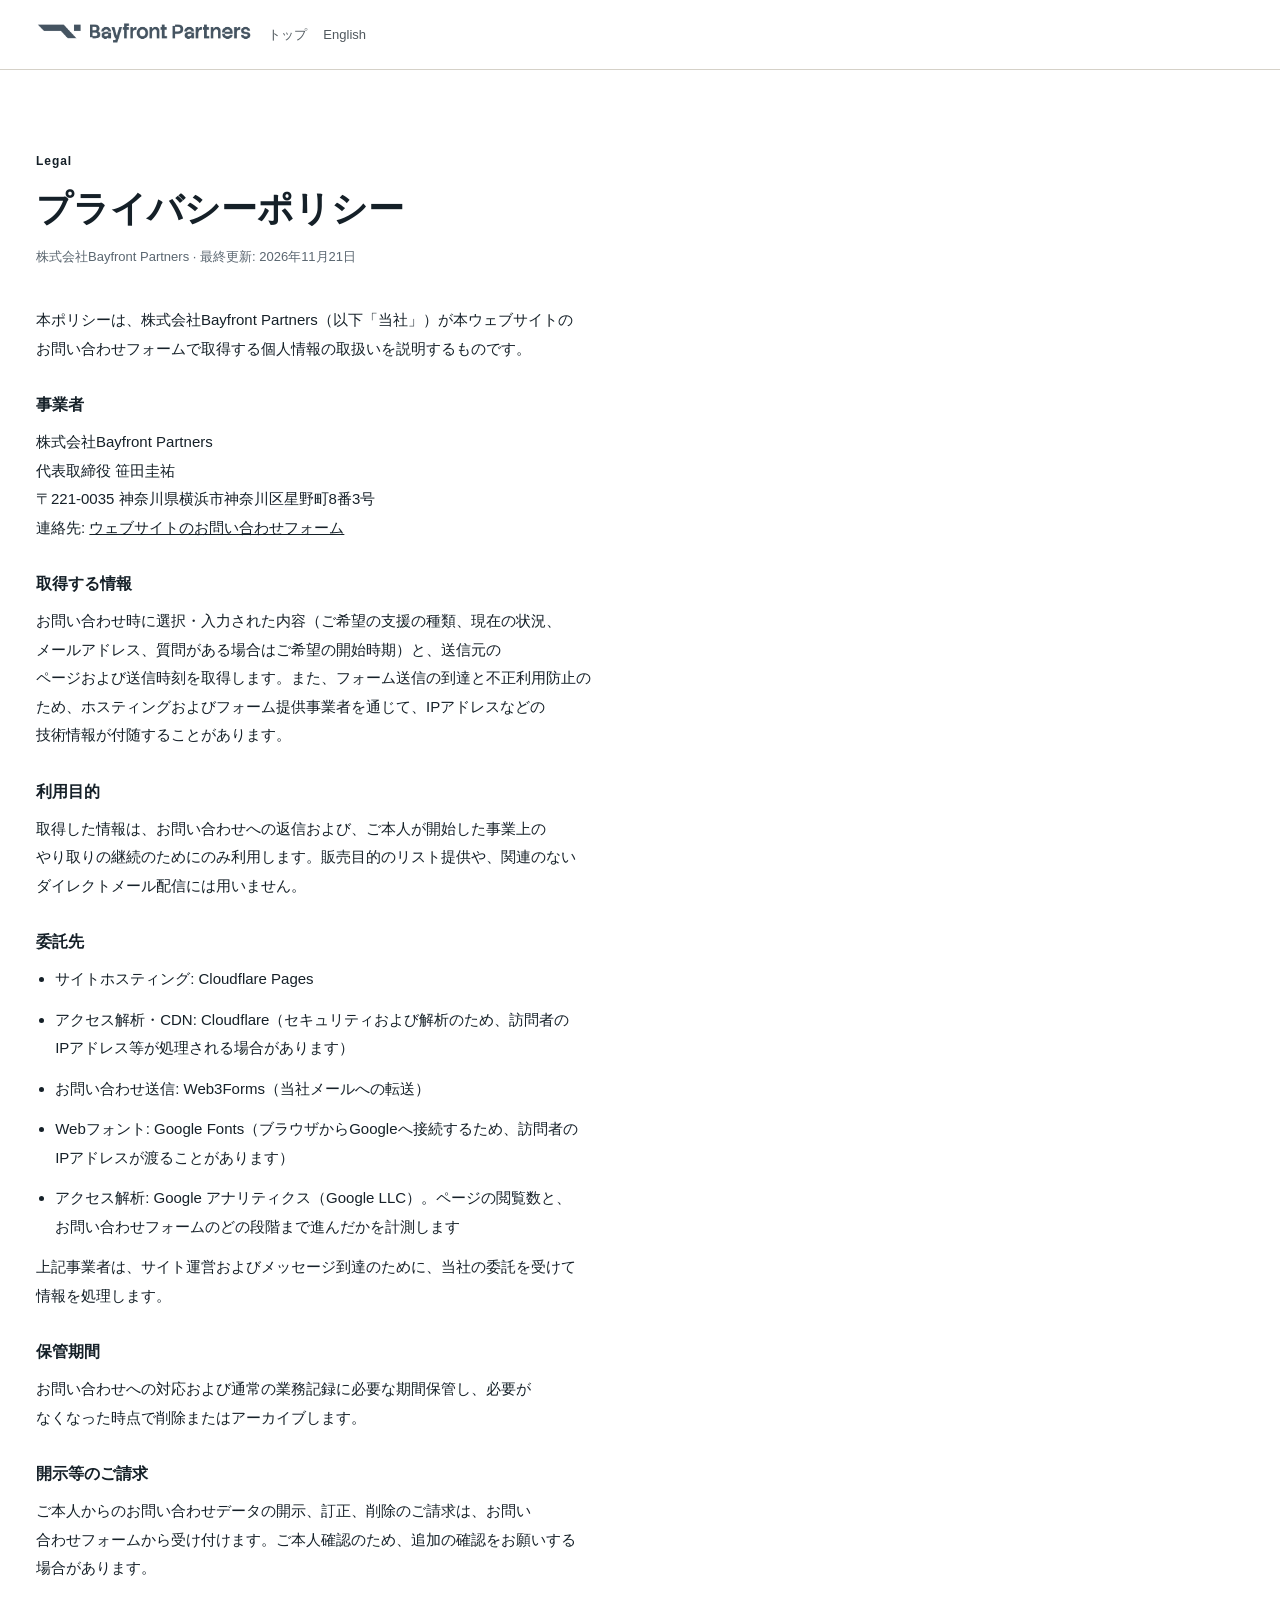
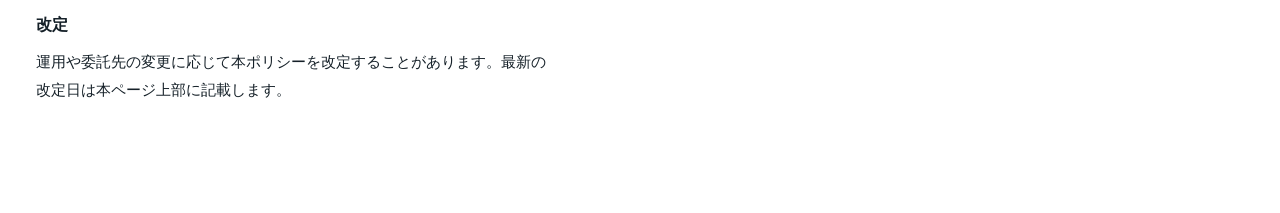
<file: ja/privacy/index.html>
<!DOCTYPE html>
<html lang="ja">
<head>
  <meta charset="utf-8" />
  <meta name="viewport" content="width=device-width, initial-scale=1" />
  <title>プライバシーポリシー — 株式会社Bayfront Partners</title>
  <meta name="description" content="株式会社Bayfront Partners のお問い合わせフォームにおける個人情報の取扱いについて。" />
  <meta name="author" content="株式会社Bayfront Partners" />
  <link rel="canonical" href="https://bayfront-partners.com/ja/privacy/" />
  <link rel="alternate" hreflang="en" href="https://bayfront-partners.com/privacy/" />
  <link rel="alternate" hreflang="ja" href="https://bayfront-partners.com/ja/privacy/" />
  <link rel="alternate" hreflang="x-default" href="https://bayfront-partners.com/privacy/" />
  <meta name="robots" content="index,follow" />
  <link rel="icon" href="/favicon.ico" sizes="any" />
  <link rel="icon" href="/favicon.png" type="image/png" sizes="48x48" />
  <link rel="stylesheet" href="/css/styles.css?v=lead1" />
  <style>
    .legal {
      max-width: 40rem;
      padding: 80px max(var(--page-pad), env(safe-area-inset-left, 0px)) 96px;
    }
    .legal h1 {
      margin: 0 0 12px;
      font-size: clamp(28px, 4vw, 36px);
      font-weight: 700;
      line-height: 1.35;
      font-family: var(--jp);
    }
    .legal .meta {
      margin: 0 0 36px;
      font-size: 13px;
      color: var(--muted);
      font-family: var(--jp);
    }
    .legal h2 {
      margin: 32px 0 12px;
      font-size: 16px;
      font-weight: 700;
      font-family: var(--jp);
    }
    .legal p, .legal li {
      margin: 0 0 12px;
      font-size: 15px;
      line-height: 1.9;
      color: var(--ink);
      font-family: var(--jp);
    }
    .legal ul { margin: 0 0 12px; padding-left: 1.2em; }
    .legal a { color: var(--ink); }
    .legal-nav {
      display: flex;
      gap: 16px;
      align-items: center;
      padding: 22px max(var(--page-pad), env(safe-area-inset-left, 0px));
      border-bottom: 1px solid var(--line);
    }
    .legal-nav img { height: 22px; width: auto; }
    .legal-nav a { color: var(--ink); text-decoration: none; font-size: 13px; opacity: 0.75; font-family: var(--jp); }
    .legal-nav a:hover { opacity: 1; }
  </style>
</head>
<body>
  <div class="legal-nav">
    <a href="/ja/"><img src="/assets/logos/logo-name-navy.png" alt="Bayfront Partners" /></a>
    <a href="/ja/">トップ</a>
    <a href="/privacy/" hreflang="en" lang="en">English</a>
  </div>
  <main class="legal">
    <p class="kicker">Legal</p>
    <h1>プライバシーポリシー</h1>
    <p class="meta">株式会社Bayfront Partners · 最終更新: 2026年11月21日</p>

    <p>本ポリシーは、株式会社Bayfront Partners（以下「当社」）が本ウェブサイトのお問い合わせフォームで取得する個人情報の取扱いを説明するものです。</p>

    <h2>事業者</h2>
    <p>株式会社Bayfront Partners<br />代表取締役 笹田圭祐<br />〒221-0035 神奈川県横浜市神奈川区星野町8番3号<br />連絡先: <a href="/ja/#contact">ウェブサイトのお問い合わせフォーム</a></p>

    <h2>取得する情報</h2>
    <p>お問い合わせ時に選択・入力された内容（ご希望の支援の種類、現在の状況、メールアドレス、質問がある場合はご希望の開始時期）と、送信元のページおよび送信時刻を取得します。また、フォーム送信の到達と不正利用防止のため、ホスティングおよびフォーム提供事業者を通じて、IPアドレスなどの技術情報が付随することがあります。</p>

    <h2>利用目的</h2>
    <p>取得した情報は、お問い合わせへの返信および、ご本人が開始した事業上のやり取りの継続のためにのみ利用します。販売目的のリスト提供や、関連のないダイレクトメール配信には用いません。</p>

    <h2>委託先</h2>
    <ul>
      <li>サイトホスティング: Cloudflare Pages</li>
      <li>アクセス解析・CDN: Cloudflare（セキュリティおよび解析のため、訪問者のIPアドレス等が処理される場合があります）</li>
      <li>お問い合わせ送信: Web3Forms（当社メールへの転送）</li>
      <li>Webフォント: Google Fonts（ブラウザからGoogleへ接続するため、訪問者のIPアドレスが渡ることがあります）</li>
      <li>アクセス解析: Google アナリティクス（Google LLC）。ページの閲覧数と、お問い合わせフォームのどの段階まで進んだかを計測します</li>
    </ul>
    <p>上記事業者は、サイト運営およびメッセージ到達のために、当社の委託を受けて情報を処理します。</p>

    <h2>保管期間</h2>
    <p>お問い合わせへの対応および通常の業務記録に必要な期間保管し、必要がなくなった時点で削除またはアーカイブします。</p>

    <h2>開示等のご請求</h2>
    <p>ご本人からのお問い合わせデータの開示、訂正、削除のご請求は、お問い合わせフォームから受け付けます。ご本人確認のため、追加の確認をお願いする場合があります。</p>

    <h2>改定</h2>
    <p>運用や委託先の変更に応じて本ポリシーを改定することがあります。最新の改定日は本ページ上部に記載します。</p>
  </main>
</body>
</html>
</file>
<file: css/styles.css>
:root {
  --ink: #152028;
  --muted: #5a6670;
  --paper: #f3f1ec;
  --line: #d5d1c8;
  --sea: #101c28;
  /* 全セクション共通の左右ガター（desktop）。mobile は @media で上書き */
  --page-pad: 36px;
  /* 和文ロック: Hiragino（2026-09-17 Keisuke）。Windows は游ゴシック等にフォールバック */
  --jp: "Hiragino Sans", "Hiragino Kaku Gothic ProN", "Yu Gothic", "游ゴシック", Meiryo, sans-serif;
}

* { box-sizing: border-box; }

body {
  margin: 0;
  font-family: "DM Sans", system-ui, sans-serif;
  color: var(--ink);
  background: #fff;
  overflow-x: clip;
}

html[lang="ja"] body {
  font-family: var(--jp);
  font-weight: 500;
}

html[lang="ja"] body {
  word-break: auto-phrase;
  line-break: strict;
}

html[lang="ja"] .lead,
html[lang="ja"] .how strong,
html[lang="ja"] .proof strong {
  text-wrap: balance;
}

html[lang="ja"] .hero-body p {
  text-wrap: pretty;
}

html[lang="ja"] .copy,
html[lang="ja"] .anno,
html[lang="ja"] .how p,
html[lang="ja"] .proof span,
html[lang="ja"] .privacy {
  text-wrap: pretty;
}

.hero {
  position: relative;
  min-height: 86vh;
  color: #fff;
  background:
    linear-gradient(180deg, rgba(12, 24, 32, 0.22) 0%, rgba(12, 24, 32, 0.42) 45%, rgba(12, 24, 32, 0.78) 100%),
    url("../assets/photos/photo-yokohama-day.jpg") center / cover;
}

.nav {
  display: flex;
  align-items: center;
  gap: 28px;
  padding: 22px max(var(--page-pad), env(safe-area-inset-right, 0px)) 22px max(var(--page-pad), env(safe-area-inset-left, 0px));
  font-size: 13px;
  color: rgba(255, 255, 255, 0.92);
  position: relative;
}

.brand {
  margin-right: auto;
  flex: 1 1 auto;
  min-width: 0;
}

.brand img {
  display: block;
  width: auto;
  height: auto;
  max-height: 28px;
  max-width: 100%;
  object-fit: contain;
}

.links {
  display: flex;
  gap: 22px;
  align-items: center;
}

.links a {
  color: inherit;
  text-decoration: none;
  opacity: 0.85;
  font-family: "Stack Sans Notch", var(--jp), sans-serif;
  font-weight: 500;
  letter-spacing: 0.04em;
  font-size: 12px;
  white-space: nowrap;
}

html[lang="ja"] .links a {
  font-family: var(--jp);
  letter-spacing: 0.04em;
  font-size: 13px;
}

.nav-end {
  display: flex;
  align-items: center;
  gap: 16px;
  flex-shrink: 0;
}

.lang {
  margin: 0;
  padding: 0;
  font-family: "Stack Sans Notch", var(--jp), sans-serif;
  font-weight: 500;
  letter-spacing: 0.04em;
  font-size: 12px;
  color: inherit;
  white-space: nowrap;
  flex-shrink: 0;
}

.lang a {
  color: inherit;
  text-decoration: none;
  opacity: 0.45;
}

.lang a.on { opacity: 1; }
.lang a:hover { opacity: 1; }

.nav-toggle {
  display: none;
  align-items: center;
  justify-content: center;
  width: 40px;
  height: 40px;
  margin: -8px 0;
  padding: 0;
  border: 0;
  background: none;
  color: inherit;
  cursor: pointer;
  flex-shrink: 0;
}

.nav-toggle-bars {
  display: flex;
  flex-direction: column;
  justify-content: space-between;
  width: 22px;
  height: 14px;
}

.nav-toggle-bars span {
  display: block;
  height: 1.5px;
  width: 100%;
  background: currentColor;
  border-radius: 1px;
  transition: transform 0.2s ease, opacity 0.2s ease;
  transform-origin: center;
}

.nav.is-open .nav-toggle-bars span:nth-child(1) {
  transform: translateY(6.25px) rotate(45deg);
}

.nav.is-open .nav-toggle-bars span:nth-child(2) { opacity: 0; }

.nav.is-open .nav-toggle-bars span:nth-child(3) {
  transform: translateY(-6.25px) rotate(-45deg);
}

.hero-body {
  padding: 14vh max(var(--page-pad), env(safe-area-inset-right, 0px)) 64px max(var(--page-pad), env(safe-area-inset-left, 0px));
  max-width: calc(720px + 2 * var(--page-pad));
  box-sizing: border-box;
}

.hero-body h1 {
  margin: 0 0 20px;
  font-weight: 400;
  font-size: clamp(38px, 5.4vw, 62px);
  line-height: 1.12;
  letter-spacing: -0.01em;
  font-family: Newsreader, Georgia, serif;
}

.hero-body p {
  margin: 0 0 28px;
  font-size: 16px;
  line-height: 1.7;
  color: rgba(255, 255, 255, 0.9);
  max-width: 480px;
}

html[lang="ja"] .hero-body p {
  font-size: 15px;
  line-height: 1.9;
  max-width: min(22.5em, 100%);
  /* keep-all + overflow-wrap:normal だと「方針づくりから…」が1語扱いとなり
     狭いviewportで横スクロールする（320–375pxで再現）。auto-phrase 優先、
     未対応ブラウザは anywhere で緊急折り返し */
  word-break: auto-phrase;
  line-break: strict;
  overflow-wrap: anywhere;
}

.cta {
  display: inline-block;
  padding: 12px 22px;
  border: 1px solid rgba(255, 255, 255, 0.75);
  color: #fff;
  text-decoration: none;
  font-family: "Stack Sans Notch", var(--jp), sans-serif;
  font-size: 11px;
  font-weight: 600;
  letter-spacing: 0.14em;
  text-transform: uppercase;
}

html[lang="ja"] .cta {
  font-family: var(--jp);
  text-transform: none;
  letter-spacing: 0.06em;
  font-size: 13px;
  font-weight: 700;
}

section {
  padding: 80px max(var(--page-pad), env(safe-area-inset-right, 0px)) 80px max(var(--page-pad), env(safe-area-inset-left, 0px));
  border-top: 1px solid var(--line);
  scroll-margin-top: 16px;
}

.kicker {
  font-size: 12px;
  letter-spacing: 0.16em;
  text-transform: uppercase;
  color: var(--muted);
  margin: 0 0 18px;
  font-weight: 600;
  font-family: "Stack Sans Notch", sans-serif;
}

h2.kicker {
  line-height: normal;
}

html[lang="ja"] .kicker {
  font-family: var(--jp);
  text-transform: none;
  letter-spacing: 0.08em;
  font-size: 12px;
  font-weight: 700;
}

.lead {
  font-size: clamp(22px, 2.6vw, 30px);
  line-height: 1.45;
  max-width: 640px;
  margin: 0 0 18px;
  font-weight: 500;
}

html[lang="ja"] .lead {
  font-family: var(--jp);
  font-weight: 700;
  line-height: 1.6;
  letter-spacing: 0.01em;
}

.copy {
  font-size: 16px;
  line-height: 1.7;
  color: var(--muted);
  max-width: 560px;
  margin: 0;
}

html[lang="ja"] .copy {
  font-size: 15px;
  line-height: 1.95;
  max-width: 36em;
}

.anno {
  font-size: 13px;
  line-height: 1.65;
  color: var(--muted);
  max-width: 36em;
  margin: -8px 0 0;
  font-weight: 400;
}

html[lang="ja"] .anno {
  font-family: var(--jp);
  font-size: 12.5px;
  line-height: 1.85;
}

.how {
  display: grid;
  grid-template-columns: repeat(3, 1fr);
  gap: 0 40px;
  margin-top: 40px;
  border-top: 1px solid rgba(21, 32, 40, 0.22);
}

.how article {
  position: relative;
  padding: 28px 8px 0 0;
  background: none;
  border: 0;
}

.how article::before {
  content: "";
  position: absolute;
  top: -4px;
  left: 0;
  width: 7px;
  height: 7px;
  border-radius: 50%;
  background: var(--ink);
}

.how em {
  display: block;
  font-style: normal;
  font-family: "Stack Sans Notch", sans-serif;
  font-size: 15px;
  font-weight: 600;
  letter-spacing: 0.1em;
  color: var(--ink);
  margin: 0 0 12px;
}

.how strong {
  display: block;
  font-size: 17px;
  margin-bottom: 10px;
  font-weight: 600;
}

html[lang="ja"] .how strong {
  font-family: var(--jp);
  font-weight: 700;
  letter-spacing: 0.02em;
}

.how p {
  margin: 0;
  font-size: 14px;
  line-height: 1.65;
  color: var(--muted);
  max-width: 28em;
}

html[lang="ja"] .how p {
  font-size: 13.5px;
  line-height: 1.85;
}

#work { background: var(--paper); }

.proof {
  display: flex;
  flex-direction: column;
  gap: 0;
  margin-top: 28px;
  max-width: 720px;
}

.proof article {
  display: block;
  padding: 28px 0;
  background: none;
  border: 0;
  border-top: 1px solid rgba(21, 32, 40, 0.14);
}

.proof article:last-child {
  border-bottom: 1px solid rgba(21, 32, 40, 0.14);
}

.proof strong {
  display: block;
  font-size: 17px;
  margin: 0 0 10px;
  font-weight: 600;
  max-width: 28em;
}

html[lang="ja"] .proof strong {
  font-family: var(--jp);
  font-weight: 700;
  line-height: 1.45;
}

.proof span {
  display: block;
  font-size: 14px;
  color: var(--muted);
  line-height: 1.7;
  max-width: 40em;
}

html[lang="ja"] .proof span {
  font-size: 13.5px;
  line-height: 1.85;
}

.company-layout {
  display: grid;
  grid-template-columns: 1.1fr 1fr;
  gap: 40px;
  align-items: start;
}

.company .co-name {
  margin-bottom: 10px;
}

.company .co-biz {
  margin-bottom: 28px;
}

.co-facts {
  margin: 0;
  padding: 0;
  max-width: 40rem;
  display: grid;
  gap: 0;
}

.co-facts > div {
  display: grid;
  grid-template-columns: 5.5rem minmax(0, 1fr);
  gap: 8px 20px;
  align-items: baseline;
  padding: 11px 0;
  border-top: 1px solid rgba(21, 32, 40, 0.12);
}

.co-facts > div:last-child {
  border-bottom: 1px solid rgba(21, 32, 40, 0.12);
}

.co-facts dt {
  margin: 0;
  font-family: "Stack Sans Notch", var(--jp), sans-serif;
  font-size: 11px;
  font-weight: 600;
  letter-spacing: 0.14em;
  text-transform: uppercase;
  color: var(--muted);
}

html[lang="ja"] .co-facts dt {
  font-family: var(--jp);
  text-transform: none;
  letter-spacing: 0.08em;
  font-size: 12px;
  font-weight: 700;
}

.co-facts dd {
  margin: 0;
  font-size: 16px;
  line-height: 1.7;
  color: var(--ink);
}

html[lang="ja"] .co-facts dd {
  font-family: var(--jp);
  font-size: 15px;
  line-height: 1.95;
}

.co-facts .co-founder {
  align-items: start;
  padding-top: 14px;
  padding-bottom: 18px;
}

.co-founder-name {
  display: block;
  font-size: 16px;
  line-height: 1.45;
  font-weight: 400;
  color: var(--ink);
}

html[lang="ja"] .co-founder-name {
  font-family: var(--jp);
  font-size: 15px;
  font-weight: 500;
}

.co-founder .name-jp {
  display: block;
  margin: 2px 0 0;
  font-size: 13px;
  line-height: 1.4;
  color: var(--muted);
  font-weight: 500;
  font-family: var(--jp), sans-serif;
}

html[lang="ja"] .co-founder .name-jp {
  font-family: "DM Sans", var(--jp), sans-serif;
  letter-spacing: 0.02em;
}

.co-founder-bio {
  display: block;
  margin: 14px 0 0;
  max-width: none;
  font-size: 14px;
  line-height: 1.7;
  color: var(--muted);
}

html[lang="ja"] .co-founder-bio {
  font-family: var(--jp);
  font-size: 13.5px;
  line-height: 1.9;
}

.co-founder .founder-links {
  margin: 12px 0 0;
}

.founder-links .text-link {
  font-family: "Stack Sans Notch", var(--jp), sans-serif;
  font-size: 13px;
  font-weight: 500;
  letter-spacing: 0.04em;
  color: var(--ink);
  text-decoration: underline;
  text-underline-offset: 3px;
  text-decoration-thickness: 1px;
  opacity: 0.85;
}

.founder-links .text-link:hover {
  opacity: 1;
}

html[lang="ja"] .founder-links .text-link {
  font-family: var(--jp);
}

.company-photo {
  margin: 0;
  align-self: stretch;
  min-height: 280px;
  overflow: hidden;
  background: var(--paper);
}

.company-photo img {
  width: 100%;
  height: 100%;
  object-fit: cover;
  object-position: center 40%;
  display: block;
}

@media (max-width: 800px) {
  .co-facts > div {
    grid-template-columns: 4.75rem minmax(0, 1fr);
    gap: 6px 14px;
  }

  .co-facts .co-founder {
    align-items: start;
    padding-top: 16px;
    padding-bottom: 20px;
  }

  .co-founder .name-jp {
    margin-top: 4px;
  }

  .co-founder-bio {
    margin-top: 16px;
    padding-top: 14px;
    border-top: 1px solid rgba(21, 32, 40, 0.1);
  }

  /* スマホ: 横幅いっぱい・高さ固定・はみ出しは切り取り（letterbox にしない） */
  .company-photo {
    position: relative;
    align-self: stretch;
    box-sizing: border-box;
    width: 100vw;
    max-width: 100vw;
    margin: 8px 0 0;
    margin-left: calc(50% - 50vw);
    height: 200px;
    min-height: 200px;
    max-height: 200px;
    aspect-ratio: auto;
    overflow: hidden;
    background: var(--paper);
  }

  .company-photo img {
    position: absolute;
    inset: 0;
    width: 100%;
    height: 100%;
    max-width: none;
    object-fit: cover;
    object-position: center 32%;
    display: block;
  }
}

.contact {
  background: var(--sea);
  color: #fff;
  border-top: 0;
}

.contact .kicker { color: rgba(255, 255, 255, 0.55); }
.contact .lead { color: #fff; }
.contact .copy { color: rgba(255, 255, 255, 0.75); }
#lead-intro { margin-bottom: 10px; }

.lead-form {
  position: relative;
  max-width: 640px;
  min-width: 0;
  container-type: inline-size;
}

.lead-form .progress {
  display: flex;
  align-items: center;
  gap: 16px;
  margin: 30px 0 24px;
  min-height: 44px;
}

.lead-form .progress[hidden] {
  display: none;
}

.lead-form .count {
  font-family: "Newsreader", Georgia, serif;
  font-size: 26px;
  line-height: 1;
  color: #fff;
  font-variant-numeric: tabular-nums;
  white-space: nowrap;
}

.lead-form .count small {
  font-size: 15px;
  color: rgba(255, 255, 255, 0.66);
}

.lead-form .bar {
  flex: 1;
  height: 2px;
  background: rgba(255, 255, 255, 0.18);
  position: relative;
  min-width: 40px;
}

.lead-form .bar i {
  position: absolute;
  inset: 0 auto 0 0;
  width: 0;
  background: #fff;
  transition: width 0.3s ease;
}

.lead-form .back {
  background: none;
  border: 0;
  color: rgba(255, 255, 255, 0.66);
  cursor: pointer;
  min-height: 44px;
  padding: 0 0 0 8px;
  font-family: "Stack Sans Notch", "DM Sans", system-ui, sans-serif;
  font-size: 11px;
  font-weight: 600;
  letter-spacing: 0.14em;
  text-transform: uppercase;
}

.lead-form .back:hover { color: #fff; }

html[lang="ja"] .lead-form .back {
  font-family: var(--jp);
  text-transform: none;
  letter-spacing: 0.06em;
  font-size: 13px;
  font-weight: 700;
}

.lead-form .back[hidden] {
  display: block !important;
  visibility: hidden;
  pointer-events: none;
}

.lead-form .q {
  margin: 0 0 22px;
  font-size: clamp(22px, 4.2cqi, 28px);
  line-height: 1.4;
  font-weight: 500;
  color: #fff;
  text-wrap: balance;
}

.lead-form .q:focus { outline: none; }

html[lang="ja"] .lead-form .q {
  font-family: var(--jp);
  font-weight: 700;
  line-height: 1.6;
  letter-spacing: 0.01em;
}

.lead-form .options {
  display: grid;
  border-bottom: 1px solid rgba(255, 255, 255, 0.18);
}

.lead-form .opt {
  display: grid;
  gap: 4px;
  width: 100%;
  text-align: left;
  cursor: pointer;
  background: transparent;
  color: #fff;
  border: 0;
  border-top: 1px solid rgba(255, 255, 255, 0.18);
  padding: 18px 14px;
  min-height: 64px;
  transition: background 0.15s ease, color 0.15s ease;
}

.lead-form .opt:hover { background: rgba(255, 255, 255, 0.06); }

.lead-form .opt:focus-visible {
  outline: 2px solid #fff;
  outline-offset: -2px;
}

.lead-form .opt-title {
  font-size: 17px;
  font-weight: 500;
  line-height: 1.4;
}

.lead-form .opt-desc {
  font-size: 13px;
  line-height: 1.55;
  color: rgba(255, 255, 255, 0.66);
}

html[lang="ja"] .lead-form .opt-title {
  font-size: 16px;
  font-weight: 700;
}

.lead-form .opt.is-picked {
  background: #fff;
  color: var(--sea);
}

.lead-form .opt.is-picked .opt-desc { color: var(--muted); }

.lead-form .recap {
  margin: 0 0 22px;
  padding: 0;
  list-style: none;
  display: grid;
  gap: 4px;
  color: rgba(255, 255, 255, 0.66);
  font-size: 13px;
  line-height: 1.6;
}

.lead-form .field label {
  display: block;
  margin-bottom: 8px;
  color: rgba(255, 255, 255, 0.85);
  font-family: "Stack Sans Notch", "DM Sans", system-ui, sans-serif;
  font-size: 11px;
  font-weight: 600;
  letter-spacing: 0.14em;
  text-transform: uppercase;
}

html[lang="ja"] .lead-form .field label {
  font-family: var(--jp);
  text-transform: none;
  letter-spacing: 0.06em;
  font-weight: 700;
  font-size: 12px;
}

.lead-form .field input {
  width: 100%;
  box-sizing: border-box;
  background: rgba(255, 255, 255, 0.12);
  border: 1px solid rgba(255, 255, 255, 0.45);
  border-radius: 0;
  color: #fff;
  font: 400 16px / 1.5 "DM Sans", system-ui, sans-serif;
  padding: 14px;
  min-height: 52px;
}

.lead-form .field input::placeholder { color: rgba(255, 255, 255, 0.55); }

.lead-form .field input:focus {
  outline: none;
  border-color: rgba(255, 255, 255, 0.9);
  background: rgba(255, 255, 255, 0.16);
}

.lead-form .field input[aria-invalid="true"] { border-color: #ffb4b4; }

.lead-form .error {
  min-height: 20px;
  margin: 8px 0 0;
  color: #ffb4b4;
  font-size: 13px;
}

.lead-form .send {
  margin-top: 10px;
  background: #fff;
  color: var(--sea);
  border: 0;
  cursor: pointer;
  min-height: 52px;
  padding: 0 30px;
  font-family: "Stack Sans Notch", "DM Sans", system-ui, sans-serif;
  font-size: 11px;
  font-weight: 700;
  letter-spacing: 0.14em;
  text-transform: uppercase;
}

html[lang="ja"] .lead-form .send {
  font-family: var(--jp);
  text-transform: none;
  letter-spacing: 0.06em;
  font-size: 14px;
}

.lead-form .send:disabled {
  opacity: 0.6;
  cursor: wait;
}

.lead-form .note {
  margin: 16px 0 0;
  color: rgba(255, 255, 255, 0.6);
  font-size: 12px;
  line-height: 1.6;
}

.lead-form .note a,
.lead-form .done a {
  color: inherit;
  text-underline-offset: 2px;
}

.lead-form .done p {
  margin: 0;
  color: rgba(255, 255, 255, 0.75);
  font-size: 16px;
  line-height: 1.7;
  overflow-wrap: anywhere;
}

.lead-form .hp {
  position: absolute;
  left: -9999px;
  width: 1px;
  height: 1px;
  opacity: 0;
  pointer-events: none;
}

@media (prefers-reduced-motion: reduce) {
  .lead-form .bar i,
  .lead-form .opt { transition: none; }
}

footer {
  display: flex;
  justify-content: space-between;
  align-items: center;
  padding: 22px max(var(--page-pad), env(safe-area-inset-right, 0px)) 22px max(var(--page-pad), env(safe-area-inset-left, 0px));
  border-top: 1px solid rgba(255, 255, 255, 0.08);
  background: #0a1218;
  color: rgba(255, 255, 255, 0.55);
  font-size: 12px;
  gap: 16px;
}

footer img {
  height: 22px;
  width: auto;
  max-width: none;
  opacity: 0.9;
  flex-shrink: 0;
  object-fit: contain;
}

footer span { text-align: right; }

footer a {
  color: inherit;
  text-decoration: underline;
  text-underline-offset: 2px;
  opacity: 0.9;
}

footer a:hover { opacity: 1; }

.foot-right {
  display: flex;
  flex-wrap: wrap;
  align-items: center;
  justify-content: flex-end;
  gap: 12px 18px;
}

footer .pref {
  display: inline-flex;
  align-items: center;
  gap: 8px;
  min-width: 0;
  max-width: 100%;
  min-height: 40px;
  padding: 10px 14px;
  box-sizing: border-box;
  white-space: normal;
  line-height: 1.35;
  border: 1px solid rgba(255, 255, 255, 0.4);
  color: rgba(255, 255, 255, 0.92);
  text-decoration: none;
  opacity: 1;
  font-family: "Stack Sans Notch", "DM Sans", system-ui, sans-serif;
  font-size: 11px;
  font-weight: 600;
  letter-spacing: 0.12em;
  text-transform: uppercase;
}

footer .pref:hover {
  border-color: #fff;
  color: #fff;
  opacity: 1;
}

footer .pref svg {
  width: 12px;
  height: 12px;
  flex: none;
}

footer .pref span {
  min-width: 0;
  text-align: left;
}

html[lang="ja"] footer .pref {
  font-family: var(--jp);
  text-transform: none;
  letter-spacing: 0.04em;
  font-size: 12px;
  font-weight: 700;
}

@media (max-width: 800px) {
  :root {
    --page-pad: 24px;
  }

  .how,
  .company-layout {
    grid-template-columns: 1fr;
  }

  .hero { min-height: auto; }

  .nav {
    flex-wrap: wrap;
    gap: 0 16px;
    padding-top: 18px;
    padding-bottom: 18px;
    align-items: center;
  }

  .brand {
    margin-right: auto;
    /* lang(~38) + gap(16) + toggle(40) + nav column-gap(16) ≒ 110+ 余裕 */
    max-width: calc(100% - 120px);
  }

  .brand img {
    max-height: 23px;
    width: auto;
    height: auto;
    object-fit: contain;
  }

  .nav-toggle { display: flex; }

  .links {
    display: none;
    flex-direction: column;
    align-items: stretch;
    gap: 0;
    width: 100%;
    flex-basis: 100%;
    order: 3;
    margin-top: 8px;
    padding: 12px 0 8px;
    border-top: 1px solid rgba(255, 255, 255, 0.14);
  }

  .nav.is-open .links { display: flex; }

  .links a {
    display: block;
    padding: 14px 4px;
    font-size: 14px;
    opacity: 0.92;
    white-space: normal;
    border-bottom: 1px solid rgba(255, 255, 255, 0.08);
  }

  .links a:last-child { border-bottom: 0; }

  html[lang="ja"] .links a { font-size: 15px; }

  .hero-body {
    padding-top: 48px;
    padding-bottom: 72px;
  }

  .hero-body h1 {
    font-size: clamp(30px, 8.2vw, 40px);
    line-height: 1.18;
    margin-bottom: 22px;
  }

  .hero-body p { margin-bottom: 32px; }

  section {
    padding-top: 64px;
    padding-bottom: 64px;
  }

  .lead { margin-bottom: 22px; }
  .kicker { margin-bottom: 22px; }
  .proof { margin-top: 36px; }
  .proof article { padding: 32px 0; }
  .lead-form .send { width: 100%; }

  footer {
    flex-direction: column;
    align-items: flex-start;
    justify-content: flex-start;
    gap: 12px;
    padding-top: 28px;
    padding-bottom: 28px;
  }

  footer span { text-align: left; }

  .foot-right {
    flex-direction: column;
    align-items: flex-start;
    justify-content: flex-start;
    width: 100%;
    min-width: 0;
  }

  .how {
    border-top: 0;
    border-left: 1px solid rgba(21, 32, 40, 0.22);
    margin-top: 40px;
    gap: 0;
  }

  .how article { padding: 0 0 36px 22px; }
  .how article:last-child { padding-bottom: 0; }
  .how article::before { top: 6px; left: -4px; }
  .company-layout { gap: 36px; }
}
</file>
